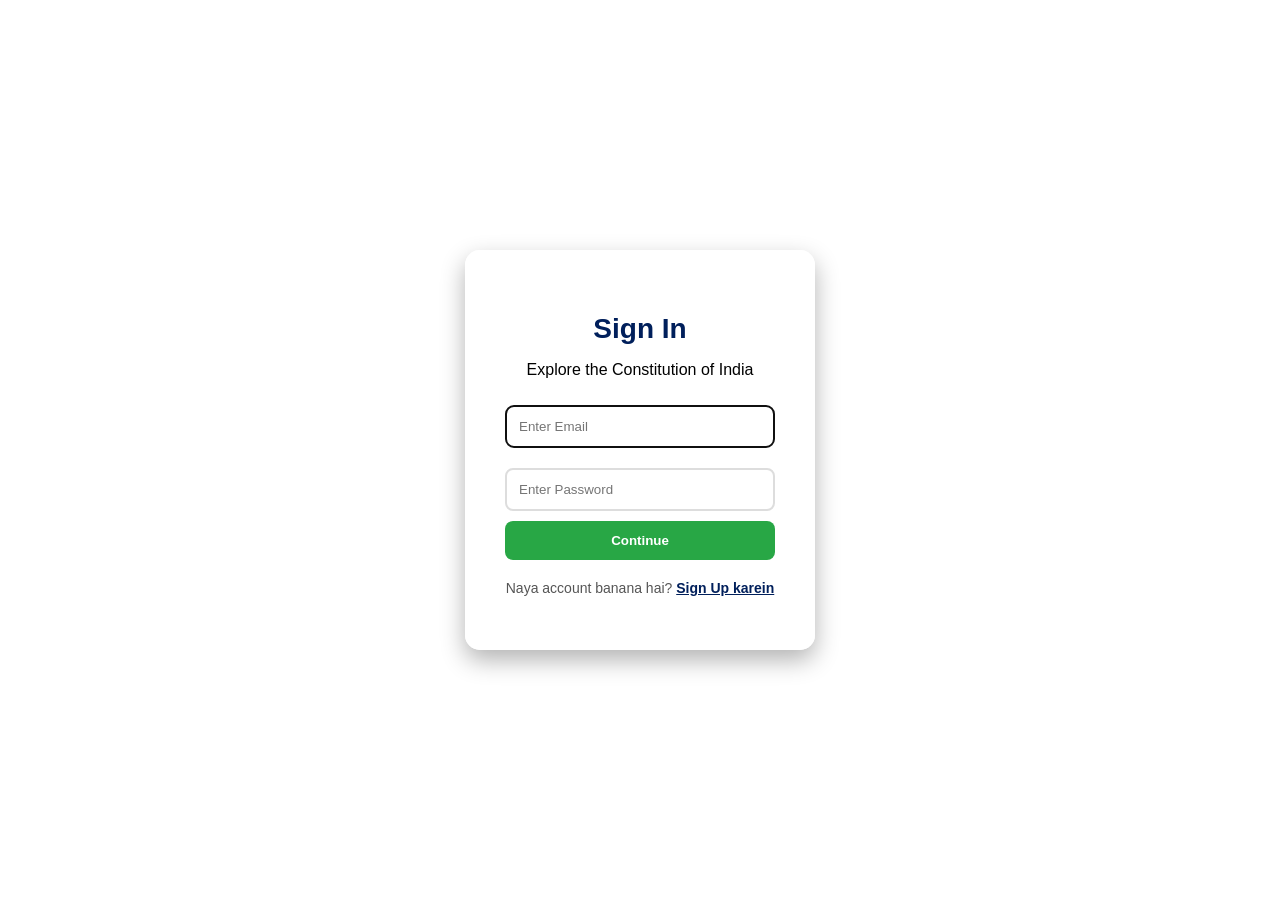
<file: index.html>
<!DOCTYPE html>
<html lang="en">
<head>
    <meta charset="UTF-8">
    <meta name="viewport" content="width=device-width, initial-scale=1.0">
    <title>Constitutional Guide - Login & Sign Up</title>
    <link rel="stylesheet" href="style.css">
</head>
<body class="login-page-body">

    <div class="login-container">
        <form class="login-box" id="authForm" onsubmit="return handleAuth(event)">
            <h2 id="form-title">Sign In</h2>
            <p id="form-desc">Explore the Constitution of India</p>
            
            <input type="email" id="email" placeholder="Enter Email" autofocus required list="email-list">
            <datalist id="email-list"></datalist>
            
            <input type="password" id="pass" placeholder="Enter Password" required>
            
            <button type="submit" id="mainBtn">Continue</button>
            
            <p id="toggle-text" style="margin-top: 20px; font-size: 14px; color: #555;">
                Naya account banana hai? 
                <a href="javascript:void(0)" onclick="toggleMode()" style="color: #001f5b; font-weight: bold;">Sign Up karein</a>
            </p>
        </form>
    </div>

    <script>
        let isLoginMode = true;

        function updateEmailSuggestions() {
            const emailList = document.getElementById('email-list');
            emailList.innerHTML = '';
            for (let i = 0; i < localStorage.length; i++) {
                let key = localStorage.key(i);
                if (key.includes('@')) {
                    let option = document.createElement('option');
                    option.value = key;
                    emailList.appendChild(option);
                }
            }
        }

        window.onload = updateEmailSuggestions;

        function toggleMode() {
            isLoginMode = !isLoginMode;
            const title = document.getElementById("form-title");
            const btn = document.getElementById("mainBtn");
            const toggleLink = document.getElementById("toggle-text");

            if (isLoginMode) {
                title.innerText = "Sign In";
                btn.innerText = "Continue";
                toggleLink.innerHTML = 'Naya account banana hai? <a href="javascript:void(0)" onclick="toggleMode()" style="color: #001f5b; font-weight: bold;">Sign Up karein</a>';
            } else {
                title.innerText = "Create Account";
                btn.innerText = "Set Password & Save";
                toggleLink.innerHTML = 'Pehle se account hai? <a href="javascript:void(0)" onclick="toggleMode()" style="color: #001f5b; font-weight: bold;">Login karein</a>';
            }
        }

        function handleAuth(event) {
            event.preventDefault();
            let email = document.getElementById("email").value;
            let pass = document.getElementById("pass").value;

            if (isLoginMode) {
                let savedPass = localStorage.getItem(email);
                if (savedPass === null) {
                    alert("Account nahi mila!");
                } else if (savedPass === pass) {
                    localStorage.setItem('currentUser', email); // Login successful, save user
                    // Maan lijiye email input ki id 'emailInput' hai
const userEmail = document.getElementById('emailInput').value;
localStorage.setItem('currentUserEmail', userEmail); // Email save ho gayi
                    window.location.href = "dashboard.html";
                } else {
                    alert("Opps! Password galat hai.");
                }
            } else {
                localStorage.setItem(email, pass);
                alert("Account Ban Gaya!");
                updateEmailSuggestions();
                toggleMode();
            }
        }
    </script>
</body>
</html>
</file>
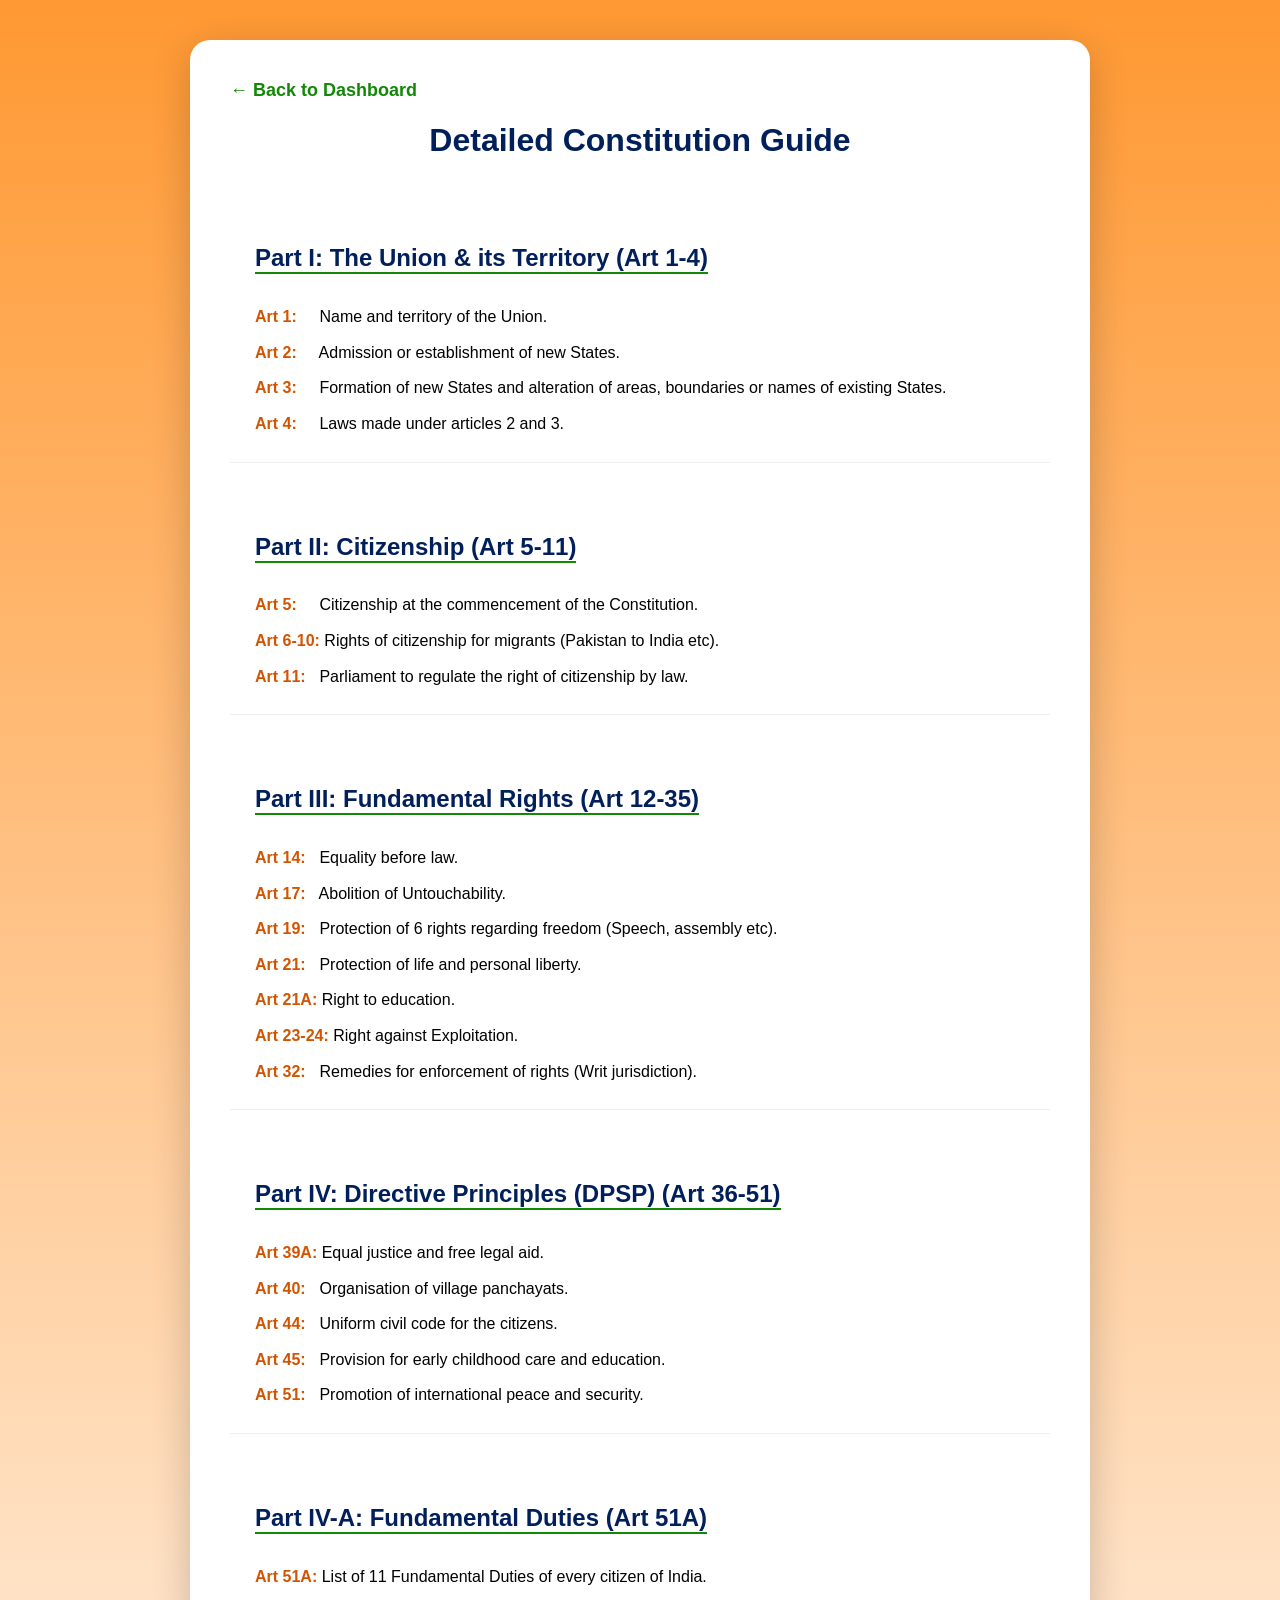
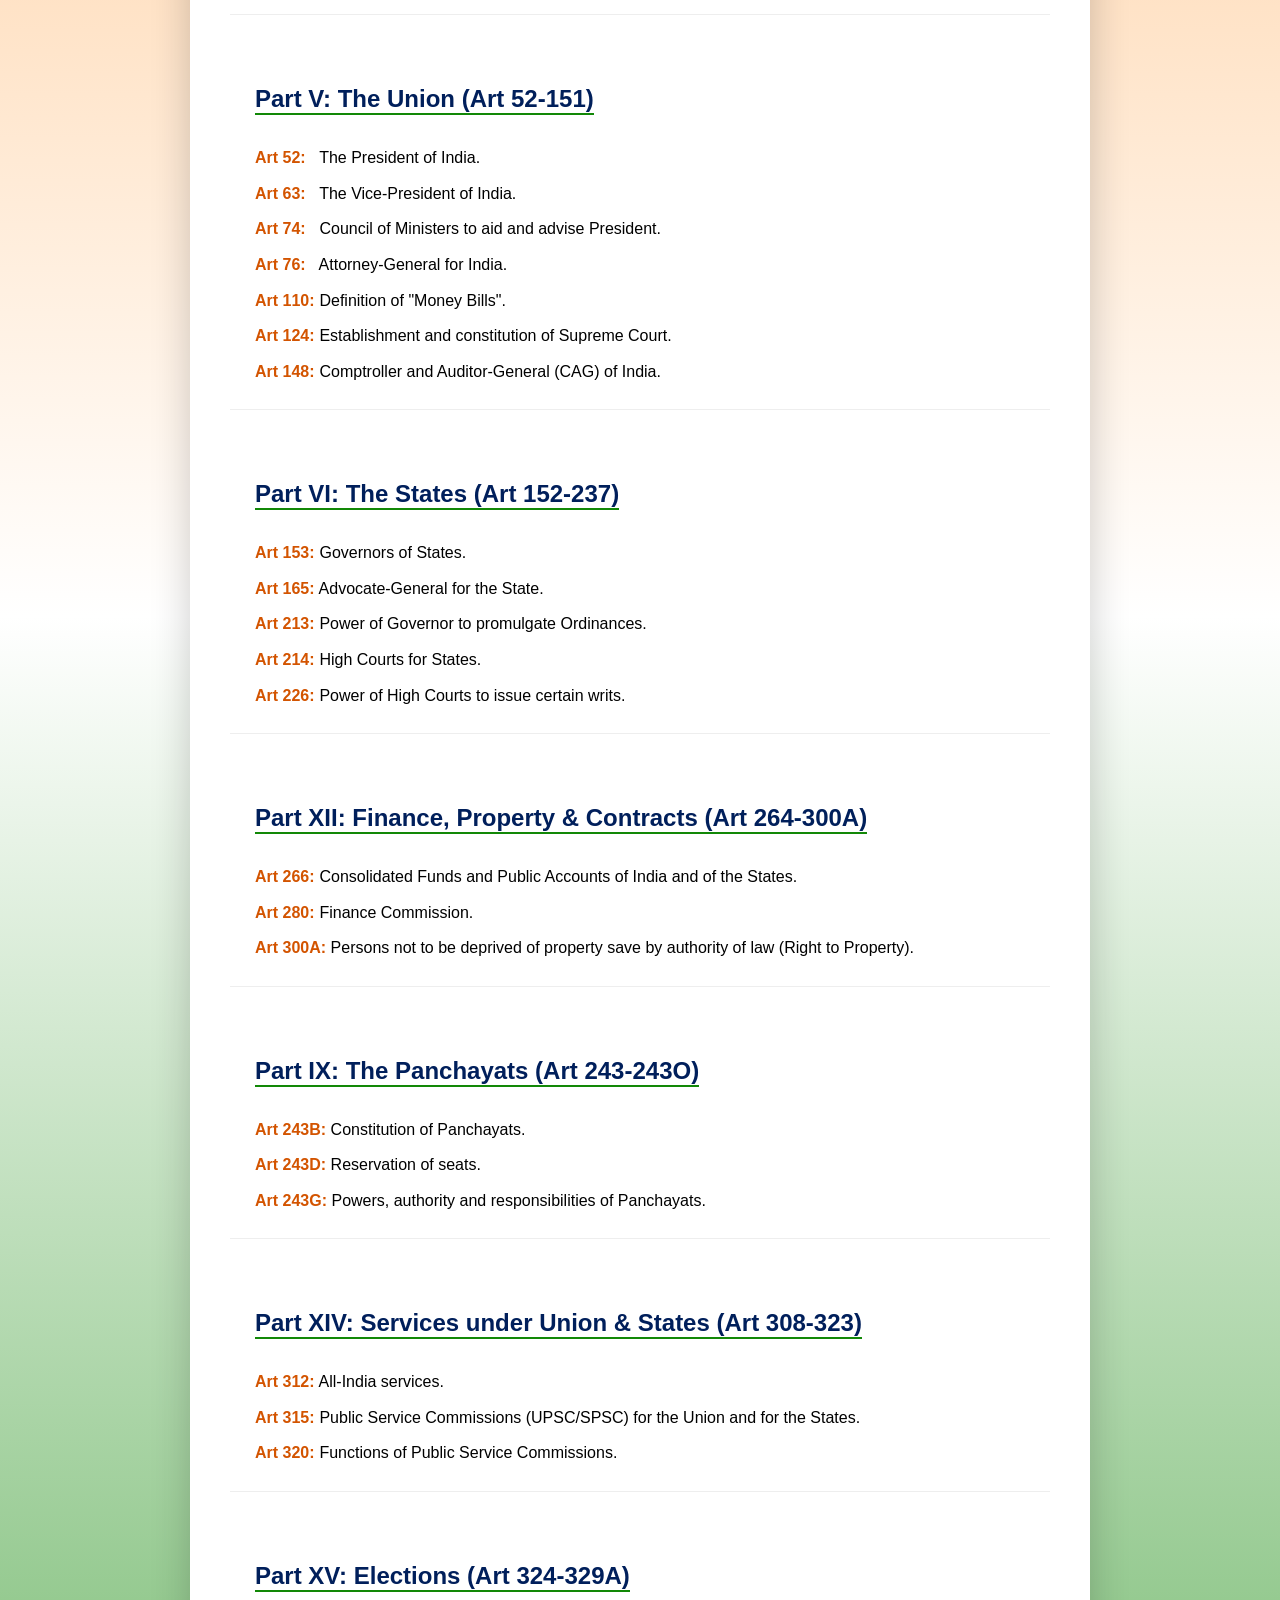
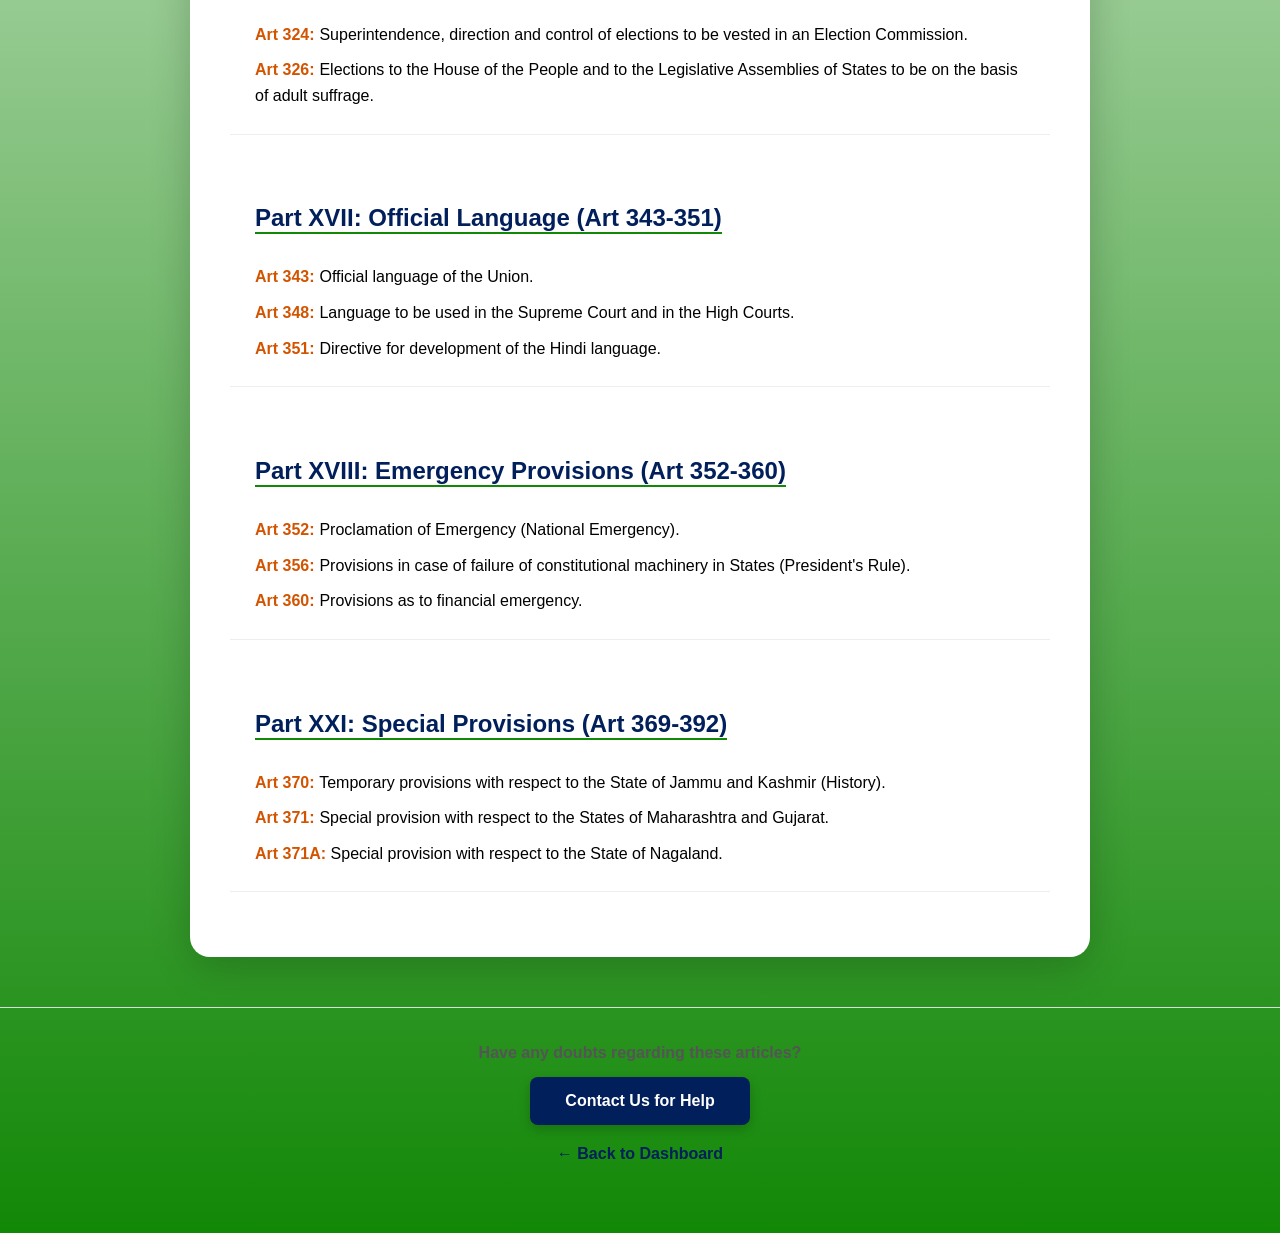
<file: articles.html>
<!DOCTYPE html>
<html lang="en">
<head>
    <meta charset="UTF-8">
    <meta name="viewport" content="width=device-width, initial-scale=1.0">
    <title>Detailed Constitution Guide</title>
    <link rel="stylesheet" href="style.css">
    <style>
        section:target {
            background: rgba(255, 153, 51, 0.15);
            border-left: 10px solid #FF9933;
            border-radius: 8px;
            padding: 30px;
            transform: scale(1.01);
            transition: 0.4s ease-in-out;
        }
        .article-container { max-width: 900px; margin: 40px auto; background: white; padding: 40px; border-radius: 20px; box-shadow: 0 10px 40px rgba(0,0,0,0.2); }
        section { padding: 25px; margin-bottom: 25px; border-bottom: 1px solid #eee; scroll-margin-top: 100px; }
        h2 { color: #001f5b; border-bottom: 2px solid #128807; display: inline-block; }
        .art-item { margin-top: 10px; font-size: 16px; line-height: 1.6; }
        .art-no { font-weight: bold; color: #d35400; min-width: 60px; display: inline-block; }
        .back-btn { text-decoration: none; color: #128807; font-weight: bold; font-size: 18px; }
    </style>
</head>
<body class="dashboard-body">

    <div class="article-container">
        <a href="dashboard.html" class="back-btn">← Back to Dashboard</a>
        <h1 style="text-align: center; color: #001f5b; margin-bottom: 40px;">Detailed Constitution Guide</h1>

        <section id="part1">
            <h2>Part I: The Union & its Territory (Art 1-4)</h2>
            <div class="art-item"><span class="art-no">Art 1:</span> Name and territory of the Union.</div>
            <div class="art-item"><span class="art-no">Art 2:</span> Admission or establishment of new States.</div>
            <div class="art-item"><span class="art-no">Art 3:</span> Formation of new States and alteration of areas, boundaries or names of existing States.</div>
            <div class="art-item"><span class="art-no">Art 4:</span> Laws made under articles 2 and 3.</div>
        </section>

        <section id="part2">
            <h2>Part II: Citizenship (Art 5-11)</h2>
            <div class="art-item"><span class="art-no">Art 5:</span> Citizenship at the commencement of the Constitution.</div>
            <div class="art-item"><span class="art-no">Art 6-10:</span> Rights of citizenship for migrants (Pakistan to India etc).</div>
            <div class="art-item"><span class="art-no">Art 11:</span> Parliament to regulate the right of citizenship by law.</div>
        </section>

        <section id="part3">
            <h2>Part III: Fundamental Rights (Art 12-35)</h2>
            <div class="art-item"><span class="art-no">Art 14:</span> Equality before law.</div>
            <div class="art-item"><span class="art-no">Art 17:</span> Abolition of Untouchability.</div>
            <div class="art-item"><span class="art-no">Art 19:</span> Protection of 6 rights regarding freedom (Speech, assembly etc).</div>
            <div class="art-item"><span class="art-no">Art 21:</span> Protection of life and personal liberty.</div>
            <div class="art-item"><span class="art-no">Art 21A:</span> Right to education.</div>
            <div class="art-item"><span class="art-no">Art 23-24:</span> Right against Exploitation.</div>
            <div class="art-item"><span class="art-no">Art 32:</span> Remedies for enforcement of rights (Writ jurisdiction).</div>
        </section>

        <section id="part4">
            <h2>Part IV: Directive Principles (DPSP) (Art 36-51)</h2>
            <div class="art-item"><span class="art-no">Art 39A:</span> Equal justice and free legal aid.</div>
            <div class="art-item"><span class="art-no">Art 40:</span> Organisation of village panchayats.</div>
            <div class="art-item"><span class="art-no">Art 44:</span> Uniform civil code for the citizens.</div>
            <div class="art-item"><span class="art-no">Art 45:</span> Provision for early childhood care and education.</div>
            <div class="art-item"><span class="art-no">Art 51:</span> Promotion of international peace and security.</div>
        </section>

        <section id="part4a">
            <h2>Part IV-A: Fundamental Duties (Art 51A)</h2>
            <div class="art-item"><span class="art-no">Art 51A:</span> List of 11 Fundamental Duties of every citizen of India.</div>
        </section>

        <section id="part5">
            <h2>Part V: The Union (Art 52-151)</h2>
            <div class="art-item"><span class="art-no">Art 52:</span> The President of India.</div>
            <div class="art-item"><span class="art-no">Art 63:</span> The Vice-President of India.</div>
            <div class="art-item"><span class="art-no">Art 74:</span> Council of Ministers to aid and advise President.</div>
            <div class="art-item"><span class="art-no">Art 76:</span> Attorney-General for India.</div>
            <div class="art-item"><span class="art-no">Art 110:</span> Definition of "Money Bills".</div>
            <div class="art-item"><span class="art-no">Art 124:</span> Establishment and constitution of Supreme Court.</div>
            <div class="art-item"><span class="art-no">Art 148:</span> Comptroller and Auditor-General (CAG) of India.</div>
        </section>

        <section id="part6">
            <h2>Part VI: The States (Art 152-237)</h2>
            <div class="art-item"><span class="art-no">Art 153:</span> Governors of States.</div>
            <div class="art-item"><span class="art-no">Art 165:</span> Advocate-General for the State.</div>
            <div class="art-item"><span class="art-no">Art 213:</span> Power of Governor to promulgate Ordinances.</div>
            <div class="art-item"><span class="art-no">Art 214:</span> High Courts for States.</div>
            <div class="art-item"><span class="art-no">Art 226:</span> Power of High Courts to issue certain writs.</div>
        </section>

        <section id="part12">
            <h2>Part XII: Finance, Property & Contracts (Art 264-300A)</h2>
            <div class="art-item"><span class="art-no">Art 266:</span> Consolidated Funds and Public Accounts of India and of the States.</div>
            <div class="art-item"><span class="art-no">Art 280:</span> Finance Commission.</div>
            <div class="art-item"><span class="art-no">Art 300A:</span> Persons not to be deprived of property save by authority of law (Right to Property).</div>
        </section>

        <section id="part9">
            <h2>Part IX: The Panchayats (Art 243-243O)</h2>
            <div class="art-item"><span class="art-no">Art 243B:</span> Constitution of Panchayats.</div>
            <div class="art-item"><span class="art-no">Art 243D:</span> Reservation of seats.</div>
            <div class="art-item"><span class="art-no">Art 243G:</span> Powers, authority and responsibilities of Panchayats.</div>
        </section>

        <section id="part14">
            <h2>Part XIV: Services under Union & States (Art 308-323)</h2>
            <div class="art-item"><span class="art-no">Art 312:</span> All-India services.</div>
            <div class="art-item"><span class="art-no">Art 315:</span> Public Service Commissions (UPSC/SPSC) for the Union and for the States.</div>
            <div class="art-item"><span class="art-no">Art 320:</span> Functions of Public Service Commissions.</div>
        </section>

        <section id="part15">
            <h2>Part XV: Elections (Art 324-329A)</h2>
            <div class="art-item"><span class="art-no">Art 324:</span> Superintendence, direction and control of elections to be vested in an Election Commission.</div>
            <div class="art-item"><span class="art-no">Art 326:</span> Elections to the House of the People and to the Legislative Assemblies of States to be on the basis of adult suffrage.</div>
        </section>

        <section id="part17">
            <h2>Part XVII: Official Language (Art 343-351)</h2>
            <div class="art-item"><span class="art-no">Art 343:</span> Official language of the Union.</div>
            <div class="art-item"><span class="art-no">Art 348:</span> Language to be used in the Supreme Court and in the High Courts.</div>
            <div class="art-item"><span class="art-no">Art 351:</span> Directive for development of the Hindi language.</div>
        </section>

        <section id="part18">
            <h2>Part XVIII: Emergency Provisions (Art 352-360)</h2>
            <div class="art-item"><span class="art-no">Art 352:</span> Proclamation of Emergency (National Emergency).</div>
            <div class="art-item"><span class="art-no">Art 356:</span> Provisions in case of failure of constitutional machinery in States (President's Rule).</div>
            <div class="art-item"><span class="art-no">Art 360:</span> Provisions as to financial emergency.</div>
        </section>

        <section id="part21">
            <h2>Part XXI: Special Provisions (Art 369-392)</h2>
            <div class="art-item"><span class="art-no">Art 370:</span> Temporary provisions with respect to the State of Jammu and Kashmir (History).</div>
            <div class="art-item"><span class="art-no">Art 371:</span> Special provision with respect to the States of Maharashtra and Gujarat.</div>
            <div class="art-item"><span class="art-no">Art 371A:</span> Special provision with respect to the State of Nagaland.</div>
        </section>

    </div>


    <div style="text-align: center; margin: 50px 0; padding: 20px; border-top: 1px solid #ddd;">
    <p style="color: #555; margin-bottom: 15px; font-weight: bold;">Have any doubts regarding these articles?</p>
    <button onclick="window.location.href='contact.html'" 
            style="padding: 15px 35px; 
                   background-color: #001f5b; 
                   color: white; 
                   border: none; 
                   border-radius: 8px; 
                   cursor: pointer; 
                   font-weight: bold; 
                   font-size: 16px; 
                   box-shadow: 0 4px 12px rgba(0,0,0,0.2); 
                   transition: 0.3s;">
        <i class="fas fa-envelope"></i> Contact Us for Help
    </button>
    <br>
    <a href="dashboard.html" style="display: inline-block; margin-top: 20px; color: #001f5b; text-decoration: none; font-weight: bold;">
        ← Back to Dashboard
    </a>
</div>


</body>
</html>
</file>
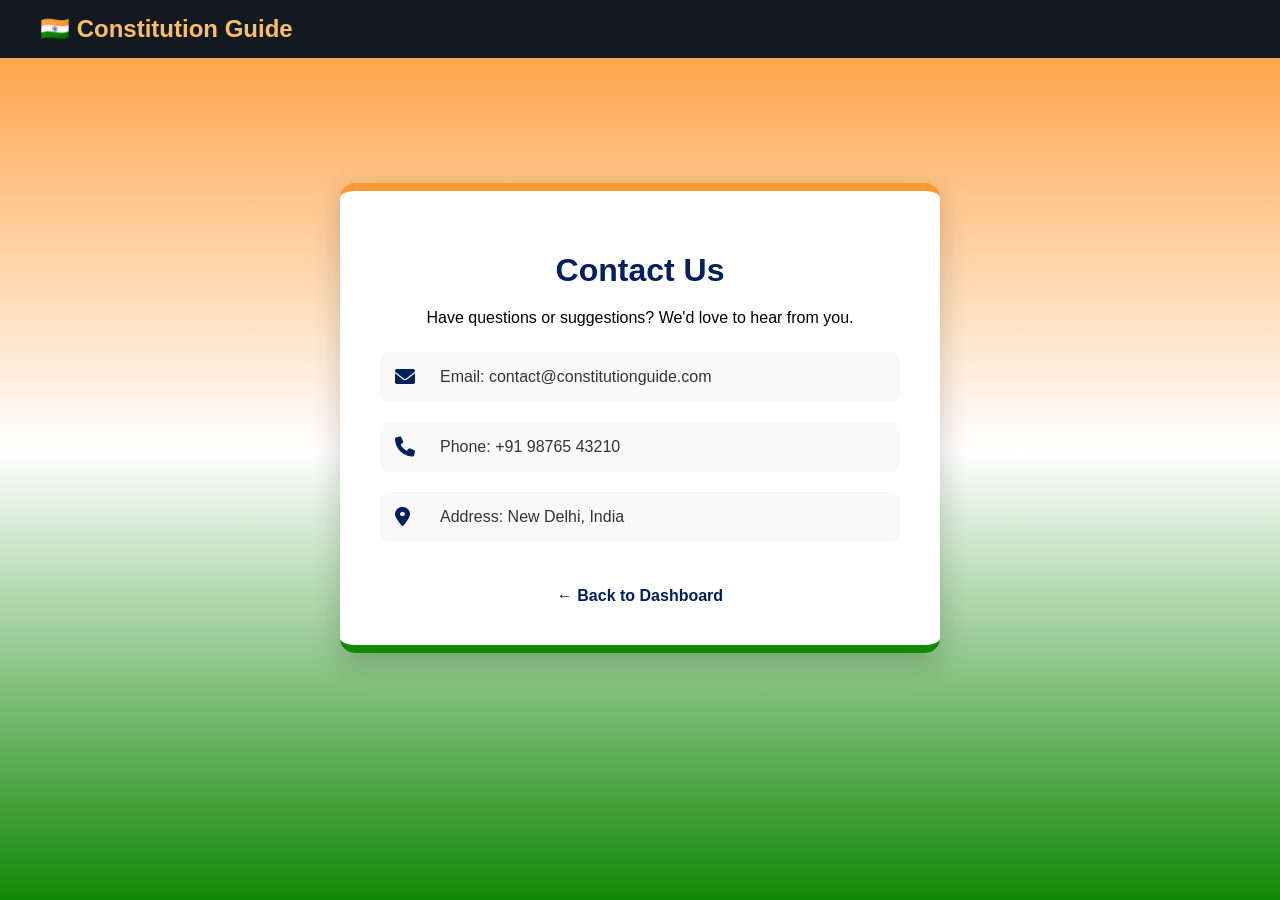
<file: contact.html>
<!DOCTYPE html>
<html lang="en">
<head>
    <meta charset="UTF-8">
    <meta name="viewport" content="width=device-width, initial-scale=1.0">
    <title>Contact Us - Constitution Guide</title>
    <link rel="stylesheet" href="style.css">
    <link rel="stylesheet" href="https://cdnjs.cloudflare.com/ajax/libs/font-awesome/6.0.0/css/all.min.css">
    <style>
        .contact-container {
            display: flex;
            justify-content: center;
            align-items: center;
            min-height: 80vh;
            padding: 20px;
        }
        .contact-card {
            background: white;
            width: 100%;
            max-width: 600px;
            padding: 40px;
            border-radius: 15px;
            box-shadow: 0 10px 30px rgba(0,0,0,0.2);
            text-align: center;
            border-top: 8px solid #FF9933;
            border-bottom: 8px solid #128807;
        }
        .contact-card h1 { color: #001f5b; margin-bottom: 20px; }
        .contact-info { margin: 25px 0; text-align: left; }
        .info-item {
            display: flex;
            align-items: center;
            gap: 15px;
            margin-bottom: 20px;
            padding: 15px;
            background: #f9f9f9;
            border-radius: 8px;
        }
        .info-item i { color: #001f5b; font-size: 20px; width: 30px; }
        .info-item p { margin: 0; color: #333; font-weight: 500; }
        .back-home {
            margin-top: 20px;
            display: inline-block;
            text-decoration: none;
            color: #001f5b;
            font-weight: bold;
        }
    </style>
</head>
<body class="dashboard-body">
    <header class="main-header">
        <div class="nav-logo">🇮🇳 <span>Constitution Guide</span></div>
    </header>

    <div class="contact-container">
        <div class="contact-card">
            <h1>Contact Us</h1>
            <p>Have questions or suggestions? We'd love to hear from you.</p>
            
            <div class="contact-info">
                <div class="info-item">
                    <i class="fas fa-envelope"></i>
                    <p>Email: contact@constitutionguide.com</p>
                </div>
                <div class="info-item">
                    <i class="fas fa-phone"></i>
                    <p>Phone: +91 98765 43210</p>
                </div>
                <div class="info-item">
                    <i class="fas fa-location-dot"></i>
                    <p>Address: New Delhi, India</p>
                </div>
            </div>

            <a href="dashboard.html" class="back-home">← Back to Dashboard</a>
        </div>
    </div>
</body>
</html>
</file>
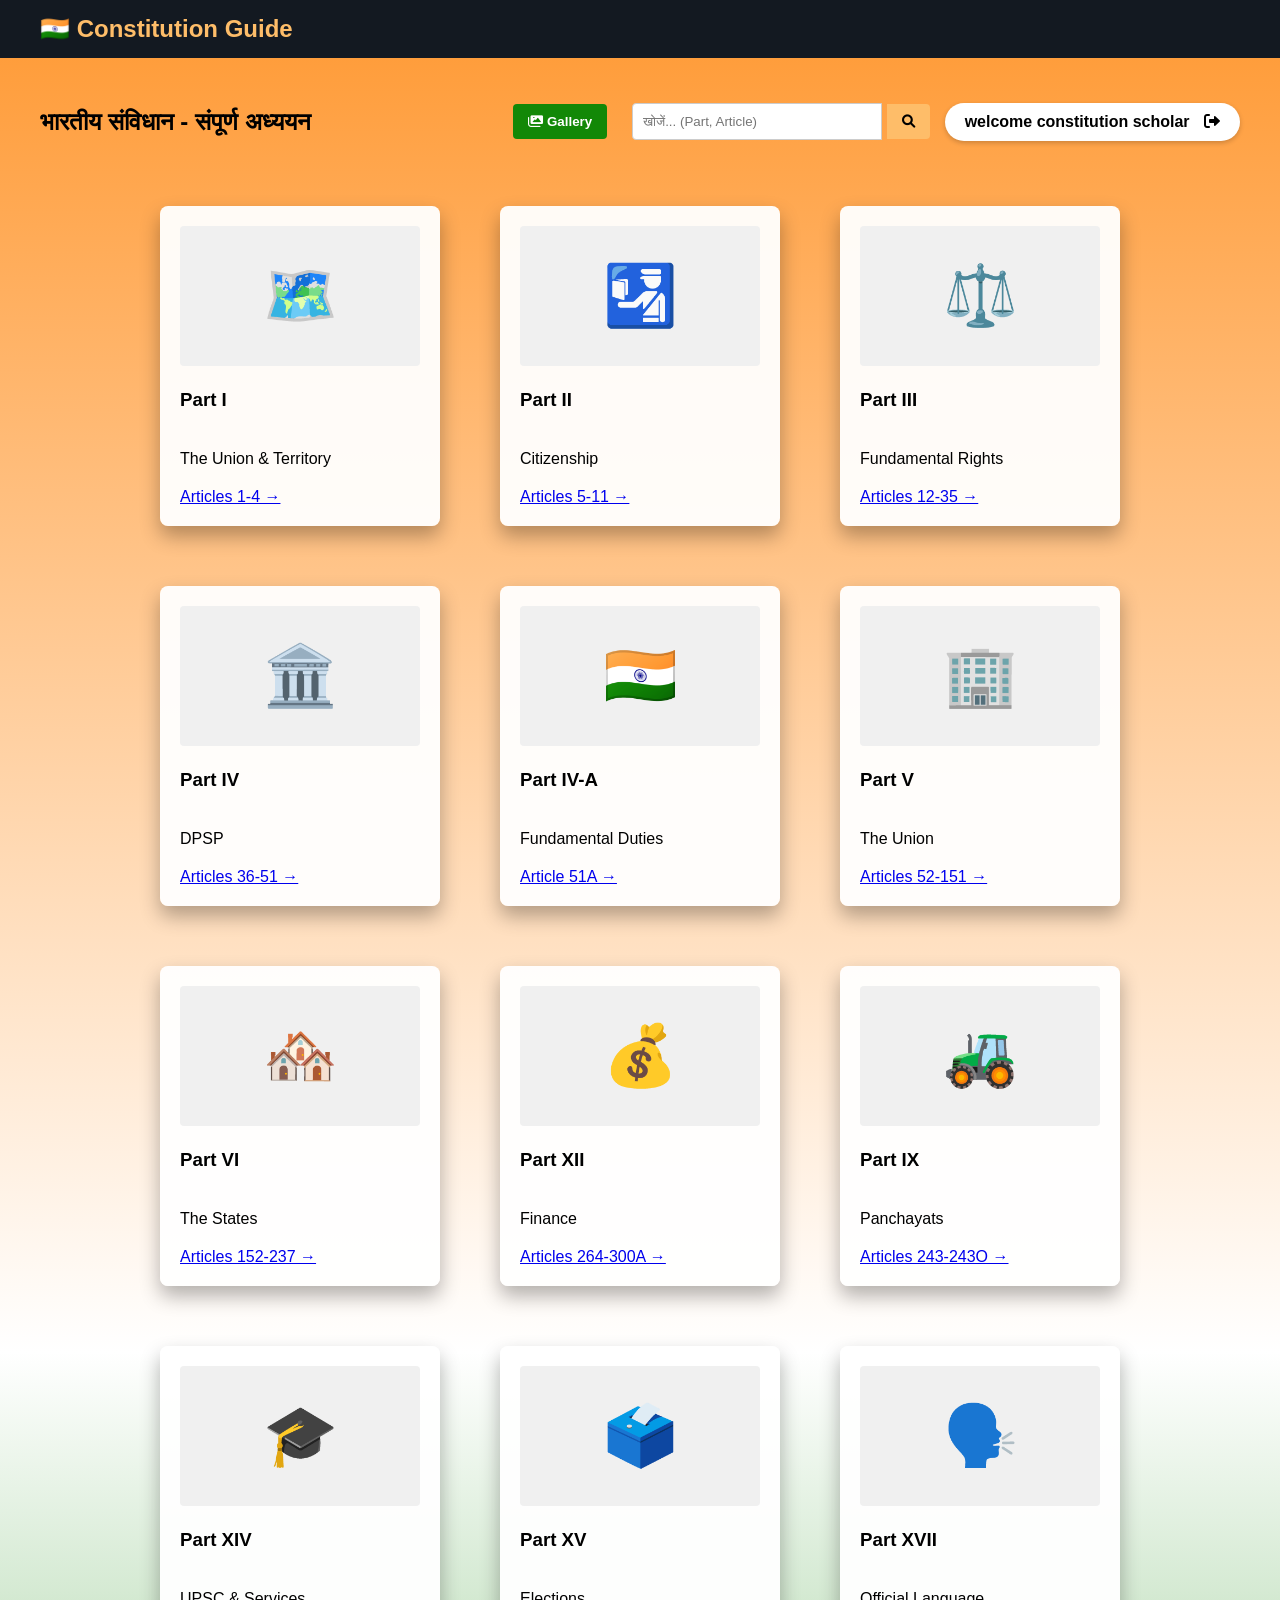
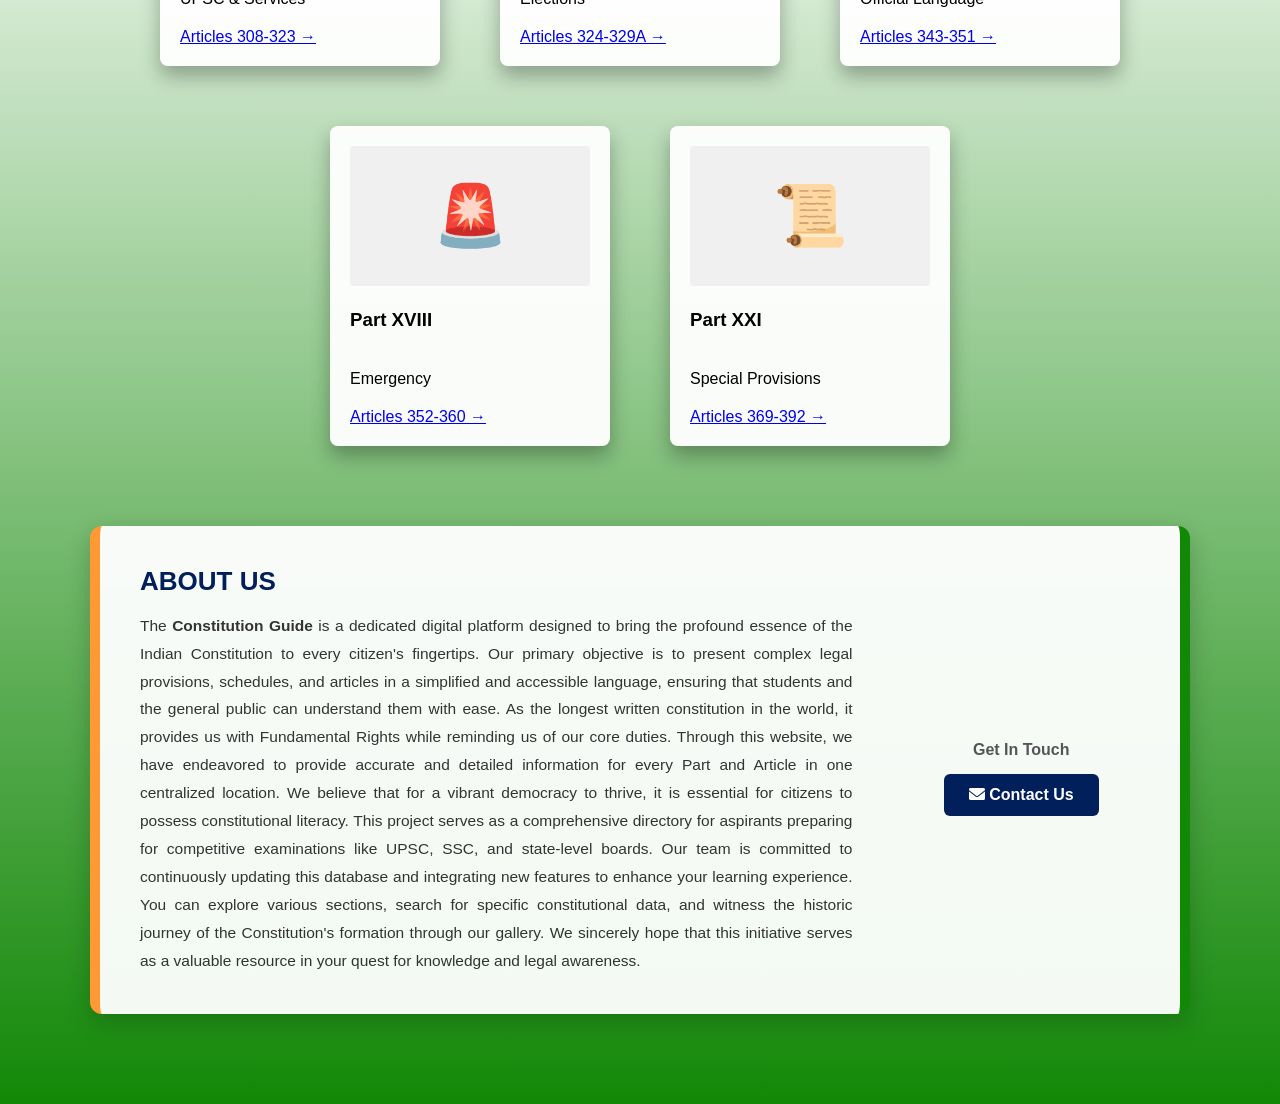
<file: dashboard.html>
<!DOCTYPE html>
<html lang="en">
<head>
    <meta charset="UTF-8">
    <meta name="viewport" content="width=device-width, initial-scale=1.0">
    <title>Constitutional Guide - Dashboard</title>
    <link rel="stylesheet" href="style.css">
    <link href="https://fonts.googleapis.com/css2?family=Noto+Sans+Devanagari:wght@400;700&display=swap" rel="stylesheet">
    <link rel="stylesheet" href="https://cdnjs.cloudflare.com/ajax/libs/font-awesome/6.0.0/css/all.min.css">
</head>
<body class="dashboard-body">
    <header class="main-header">
        <div class="nav-logo">🇮🇳 <span>Constitution Guide</span></div>
    </header>

    <main class="dashboard-content">
        <div class="title-bar">
            <h2 class="grid-title">भारतीय संविधान - संपूर्ण अध्ययन</h2>
            <div class="search-user-box">
                <button onclick="window.location.href='gallery.html'" 
                        style="padding: 10px 15px; background-color: #128807; color: white; border: none; border-radius: 4px; cursor: pointer; font-weight: bold; margin-right: 10px;">
                    <i class="fas fa-images"></i> Gallery
                </button>

                <div class="nav-search">
                    <input type="text" id="searchInput" placeholder="खोजें... (Part, Article)">
                    <button onclick="searchArticles()"><i class="fas fa-search"></i></button>
                </div>
                <div class="nav-user" id="userName">Loading...</div>
            </div>
        </div>
        
        <div class="amazon-grid" id="cardGrid">
            <div class="square-card" onclick="goToArticles('part1')"><div class="card-icon">🗺️</div><h3>Part I</h3><p>The Union & Territory</p><a href="articles.html#part1">Articles 1-4 →</a></div>
            <div class="square-card" onclick="goToArticles('part2')"><div class="card-icon">🛂</div><h3>Part II</h3><p>Citizenship</p><a href="articles.html#part2">Articles 5-11 →</a></div>
            <div class="square-card" onclick="goToArticles('part3')"><div class="card-icon">⚖️</div><h3>Part III</h3><p>Fundamental Rights</p><a href="articles.html#part3">Articles 12-35 →</a></div>
            <div class="square-card" onclick="goToArticles('part4')"><div class="card-icon">🏛️</div><h3>Part IV</h3><p>DPSP</p><a href="articles.html#part4">Articles 36-51 →</a></div>
            <div class="square-card" onclick="goToArticles('part4a')"><div class="card-icon">🇮🇳</div><h3>Part IV-A</h3><p>Fundamental Duties</p><a href="articles.html#part4a">Article 51A →</a></div>
            <div class="square-card" onclick="goToArticles('part5')"><div class="card-icon">🏢</div><h3>Part V</h3><p>The Union</p><a href="articles.html#part5">Articles 52-151 →</a></div>
            <div class="square-card" onclick="goToArticles('part6')"><div class="card-icon">🏘️</div><h3>Part VI</h3><p>The States</p><a href="articles.html#part6">Articles 152-237 →</a></div>
            <div class="square-card" onclick="goToArticles('part12')"><div class="card-icon">💰</div><h3>Part XII</h3><p>Finance</p><a href="articles.html#part12">Articles 264-300A →</a></div>
            <div class="square-card" onclick="goToArticles('part9')"><div class="card-icon">🚜</div><h3>Part IX</h3><p>Panchayats</p><a href="articles.html#part9">Articles 243-243O →</a></div>
            <div class="square-card" onclick="goToArticles('part14')"><div class="card-icon">🎓</div><h3>Part XIV</h3><p>UPSC & Services</p><a href="articles.html#part14">Articles 308-323 →</a></div>
            <div class="square-card" onclick="goToArticles('part15')"><div class="card-icon">🗳️</div><h3>Part XV</h3><p>Elections</p><a href="articles.html#part15">Articles 324-329A →</a></div>
            <div class="square-card" onclick="goToArticles('part17')"><div class="card-icon">🗣️</div><h3>Part XVII</h3><p>Official Language</p><a href="articles.html#part17">Articles 343-351 →</a></div>
            <div class="square-card" onclick="goToArticles('part18')"><div class="card-icon">🚨</div><h3>Part XVIII</h3><p>Emergency</p><a href="articles.html#part18">Articles 352-360 →</a></div>
            <div class="square-card" onclick="goToArticles('part21')"><div class="card-icon">📜</div><h3>Part XXI</h3><p>Special Provisions</p><a href="articles.html#part21">Articles 369-392 →</a></div>
        </div>

        <div style="display: flex; justify-content: center; margin: 60px 0; padding: 0 20px;">
            <div style="background: rgba(255, 255, 255, 0.95); 
                        width: 1100px; 
                        padding: 40px; 
                        border-radius: 12px; 
                        box-shadow: 0 8px 25px rgba(0,0,0,0.2); 
                        display: flex; 
                        align-items: center; 
                        justify-content: space-between; 
                        gap: 50px;
                        border-left: 10px solid #FF9933; 
                        border-right: 10px solid #128807;">

                <div style="flex: 3; text-align: left;">
                    <h2 style="color: #001f5b; margin: 0 0 15px 0; font-size: 26px; text-transform: uppercase; font-weight: bold;">About Us</h2>
                    <p style="color: #333; line-height: 1.8; font-size: 15.5px; margin: 0; text-align: justify;">
                        The <b>Constitution Guide</b> is a dedicated digital platform designed to bring the profound essence of the Indian Constitution to every citizen's fingertips. Our primary objective is to present complex legal provisions, schedules, and articles in a simplified and accessible language, ensuring that students and the general public can understand them with ease. As the longest written constitution in the world, it provides us with Fundamental Rights while reminding us of our core duties. Through this website, we have endeavored to provide accurate and detailed information for every Part and Article in one centralized location. We believe that for a vibrant democracy to thrive, it is essential for citizens to possess constitutional literacy. This project serves as a comprehensive directory for aspirants preparing for competitive examinations like UPSC, SSC, and state-level boards. Our team is committed to continuously updating this database and integrating new features to enhance your learning experience. You can explore various sections, search for specific constitutional data, and witness the historic journey of the Constitution's formation through our gallery. We sincerely hope that this initiative serves as a valuable resource in your quest for knowledge and legal awareness.
                    </p>
                </div>

                <div style="flex: 1; text-align: center;">
                    <p style="font-weight: bold; color: #555; margin-bottom: 15px;">Get In Touch</p>
                    
                  <button onclick="window.location.href='contact.html'" 
        style="padding: 12px 25px; background-color: #001f5b; color: white; border: none; border-radius: 6px; cursor: pointer; font-weight: bold; font-size: 16px; white-space: nowrap; transition: 0.3s;">
    <i class="fas fa-envelope"></i> Contact Us
</button>

                </div>
            </div>
        </div>
    </main>

    
    <script>
    window.onload = function() {
        // 1. LocalStorage se email nikalna jo login page ne save ki thi
        const storedEmail = localStorage.getItem('currentUserEmail');
        
        // 2. Agar email mil gayi toh wo dikhayega, nahi toh "constitution scholar"
        const displayName = storedEmail ? storedEmail : "constitution scholar";
        
        // 3. Welcome text taiyar karna (Yahan backticks ` ka use zaroori hai)
        const greetingText = `welcome ${displayName}`;
        
        // 4. Dashboard par loading ki jagah email set karna aur logout button lagana
        document.getElementById('userName').innerHTML = `${greetingText} <i class="fas fa-sign-out-alt" onclick="logout()" style="cursor:pointer; margin-left:10px;" title="Logout"></i>`;
        
        // Search bar ke liye Enter key ka setup
        document.getElementById('searchInput').addEventListener('keypress', function(e) {
            if (e.key === 'Enter') searchArticles();
        });
    };

    // Card par click karne par sahi Article par le jane ke liye
    function goToArticles(partId) {
        window.location.href = `articles.html#${partId}`;
    }

    // Articles search karne ke liye
    function searchArticles() {
        const query = document.getElementById('searchInput').value.toLowerCase();
        const cards = document.querySelectorAll('.square-card');
        
        cards.forEach(card => {
            const text = card.textContent.toLowerCase();
            if (text.includes(query)) {
                card.style.display = "flex"; 
                card.style.background = 'rgba(255, 255, 0, 0.2)';
                setTimeout(() => { card.style.background = ''; }, 2000);
            } else {
                card.style.display = "none";
            }
        });
    }

    // Logout karne ka function
    function logout() {
        if (confirm('Logout करें?')) {
            localStorage.removeItem('currentUserEmail'); // Email ko memory se hatana
            window.location.href = 'login.html'; // Wapas login page par bhejna
        }
    }
</script>
</body>
</html>
</file>
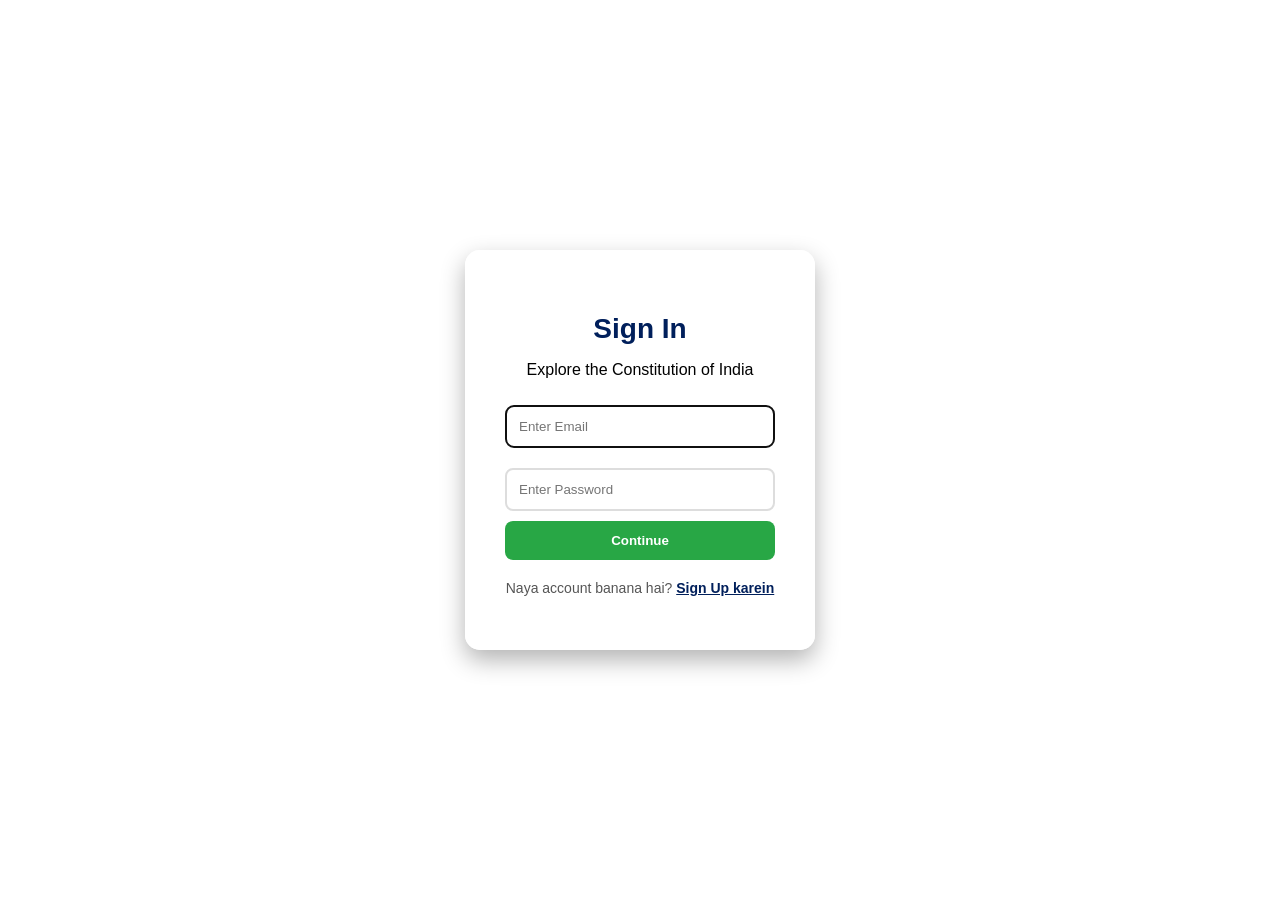
<file: login.html>
<!DOCTYPE html>
<html lang="en">
<head>
    <meta charset="UTF-8">
    <meta name="viewport" content="width=device-width, initial-scale=1.0">
    <title>Constitutional Guide - Login & Sign Up</title>
    <link rel="stylesheet" href="style.css">
</head>
<body class="login-page-body">

    <div class="login-container">
        <form class="login-box" id="authForm" onsubmit="return handleAuth(event)">
            <h2 id="form-title">Sign In</h2>
            <p id="form-desc">Explore the Constitution of India</p>
            
            <input type="email" id="email" placeholder="Enter Email" autofocus required list="email-list">
            <datalist id="email-list"></datalist>
            
            <input type="password" id="pass" placeholder="Enter Password" required>
            
            <button type="submit" id="mainBtn">Continue</button>
            
            <p id="toggle-text" style="margin-top: 20px; font-size: 14px; color: #555;">
                Naya account banana hai? 
                <a href="javascript:void(0)" onclick="toggleMode()" style="color: #001f5b; font-weight: bold;">Sign Up karein</a>
            </p>
        </form>
    </div>

    <script>
        let isLoginMode = true;

        function updateEmailSuggestions() {
            const emailList = document.getElementById('email-list');
            emailList.innerHTML = '';
            for (let i = 0; i < localStorage.length; i++) {
                let key = localStorage.key(i);
                if (key.includes('@')) {
                    let option = document.createElement('option');
                    option.value = key;
                    emailList.appendChild(option);
                }
            }
        }

        window.onload = updateEmailSuggestions;

        function toggleMode() {
            isLoginMode = !isLoginMode;
            const title = document.getElementById("form-title");
            const btn = document.getElementById("mainBtn");
            const toggleLink = document.getElementById("toggle-text");

            if (isLoginMode) {
                title.innerText = "Sign In";
                btn.innerText = "Continue";
                toggleLink.innerHTML = 'Naya account banana hai? <a href="javascript:void(0)" onclick="toggleMode()" style="color: #001f5b; font-weight: bold;">Sign Up karein</a>';
            } else {
                title.innerText = "Create Account";
                btn.innerText = "Set Password & Save";
                toggleLink.innerHTML = 'Pehle se account hai? <a href="javascript:void(0)" onclick="toggleMode()" style="color: #001f5b; font-weight: bold;">Login karein</a>';
            }
        }

        function handleAuth(event) {
            event.preventDefault();
            let email = document.getElementById("email").value;
            let pass = document.getElementById("pass").value;

            if (isLoginMode) {
                let savedPass = localStorage.getItem(email);
                if (savedPass === null) {
                    alert("Account nahi mila!");
                } else if (savedPass === pass) {
                    localStorage.setItem('currentUser', email); // Login successful, save user
                    // Maan lijiye email input ki id 'emailInput' hai
const userEmail = document.getElementById('emailInput').value;
localStorage.setItem('currentUserEmail', userEmail); // Email save ho gayi
                    window.location.href = "dashboard.html";
                } else {
                    alert("Opps! Password galat hai.");
                }
            } else {
                localStorage.setItem(email, pass);
                alert("Account Ban Gaya!");
                updateEmailSuggestions();
                toggleMode();
            }
        }
    </script>
</body>
</html>
</file>
<file: style.css>
/* --- UNIVERSAL STYLES --- */
* { box-sizing: border-box; }
body { margin: 0; padding: 0; font-family: 'Segoe UI', Arial, sans-serif; }

/* --- LOGIN PAGE (Pahad Wala Background) --- */
.login-page-body {
    background-image: url('https://images.unsplash.com/photo-1506744038136-46273834b3fb?q=80&w=1920&auto=format&fit=crop');
    background-size: cover;
    background-position: center;
    height: 100vh;
    display: flex;
    justify-content: center;
    align-items: center;
}

.login-box {
    background-color: rgba(255, 255, 255, 0.95);
    padding: 40px;
    border-radius: 15px;
    box-shadow: 0 10px 25px rgba(0, 0, 0, 0.3);
    width: 350px;
    text-align: center;
}

.login-box h2 { color: #001f5b; font-size: 28px; margin-bottom: 10px; }
.login-box input { width: 100%; padding: 12px; margin: 10px 0; border: 2px solid #ddd; border-radius: 8px; }
.login-box button { width: 100%; padding: 12px; background-color: #28a745; color: white; border: none; border-radius: 8px; font-weight: bold; cursor: pointer; }

/* --- DASHBOARD PAGE (Tiranga Background) --- */
.dashboard-body {
    background: linear-gradient(to bottom, 
                #FF9933 0%,    /* Orange */
                #FFFFFF 50%,   /* White */
                #128807 100%) !important; 
    background-attachment: fixed;
    min-height: 100vh;
}

.main-header { background-color: #131921; padding: 15px 40px; }
.nav-logo { color: #febd69; font-size: 24px; font-weight: bold; }
.dashboard-content { padding: 30px 40px; }

/* Heading aur Search/User ek line mein */
.title-bar {
    display: flex;
    justify-content: space-between;
    align-items: center;
    margin-bottom: 30px;
}

.search-user-box { display: flex; align-items: center; gap: 15px; }
.nav-search input { width: 250px; padding: 10px; border: 1px solid #ccc; border-radius: 4px 0 0 4px; }
.nav-search button { padding: 10px 15px; background-color: #febd69; border: none; border-radius: 0 4px 4px 0; cursor: pointer; font-weight: bold; }
.nav-user { background: white; padding: 10px 20px; border-radius: 25px; font-weight: bold; box-shadow: 0 2px 5px rgba(0,0,0,0.2); }

/* Square Boxes with Black Shade (Shadow) */
.amazon-grid { display: flex; flex-wrap: wrap; gap: 20px; }
/* Sirf itna hissa update karein */

.square-card {
    background: rgba(255, 255, 255, 0.95);
    padding: 20px;
    
    /* Pehle wala size (Jo aapne pehli photo mein dikhaya tha) */
    width: 280px;  
    height: 320px; 
    
    display: flex;
    flex-direction: column;
    justify-content: space-between;
    box-shadow: 0 10px 20px rgba(0, 0, 0, 0.3); /* Wahi black shade */
    border-radius: 8px;
    transition: 0.3s;
}

.amazon-grid {
    display: flex;
    flex-wrap: wrap;
    
    /* Boxes ke beech ki doori badha di hai */
    gap: 60px; 
    
    /* Boxes ko page ke beech mein rakhne ke liye */
    justify-content: center; 
    padding: 20px;
}

/* Icons ka size wapas pehle jaisa */
.card-icon {
    background-color: #f8f8f8;
    height: 150px;
    display: flex;
    align-items: center;
    justify-content: center;
    font-size: 60px;
    border-radius: 4px;
}
.square-card:hover { transform: translateY(-5px); box-shadow: 0 15px 30px rgba(0, 0, 0, 0.4); }
.card-icon { background-color: #f0f0f0; height: 140px; display: flex; align-items: center; justify-content: center; font-size: 60px; border-radius: 4px; }






/* MAIN HEADING - SABSE UPAR */
.main-heading {
    text-align: center;
    margin-bottom: 30px;
    padding: 20px 0;
    background: linear-gradient(135deg, #1e3c72 0%, #2a5298 100%);
    color: white;
    box-shadow: 0 4px 15px rgba(0,0,0,0.1);
}

.main-heading h1 {
    font-size: 3rem;
    font-weight: 700;
    margin: 0;
    letter-spacing: 2px;
    text-transform: uppercase;
    text-shadow: 2px 2px 4px rgba(0,0,0,0.3);
}

@media (max-width: 768px) {
    .main-heading h1 { font-size: 2rem; letter-spacing: 1px; }
}
@media (max-width: 480px) {
    .main-heading h1 { font-size: 1.5rem; }
}.main-heading {
    background: #ff6b35; /* Orange color */
    height: 70px;
    display: flex;
    align-items: center;
    justify-content: center;
    box-shadow: 0 2px 10px rgba(0,0,0,0.1); /* Patli black line niche */
    position: sticky;
    top: 0;
    z-index: 100;
    border-bottom: 2px solid rgba(0,0,0,0.1); /* Bahut patli black line */
}

.main-heading h1 {
    color: white;
    font-size: 2.2rem;
    font-weight: 700;
    margin: 0;
    letter-spacing: 1px;
    text-transform: uppercase;
    text-shadow: 1px 1px 2px rgba(0,0,0,0.3);
}

@media (max-width: 768px) {
    .main-heading { height: 60px; }
    .main-heading h1 { font-size: 1.8rem; }
}
@media (max-width: 480px) {
    .main-heading { height: 55px; }
    .main-heading h1 { font-size: 1.5rem; }
}
</file>
